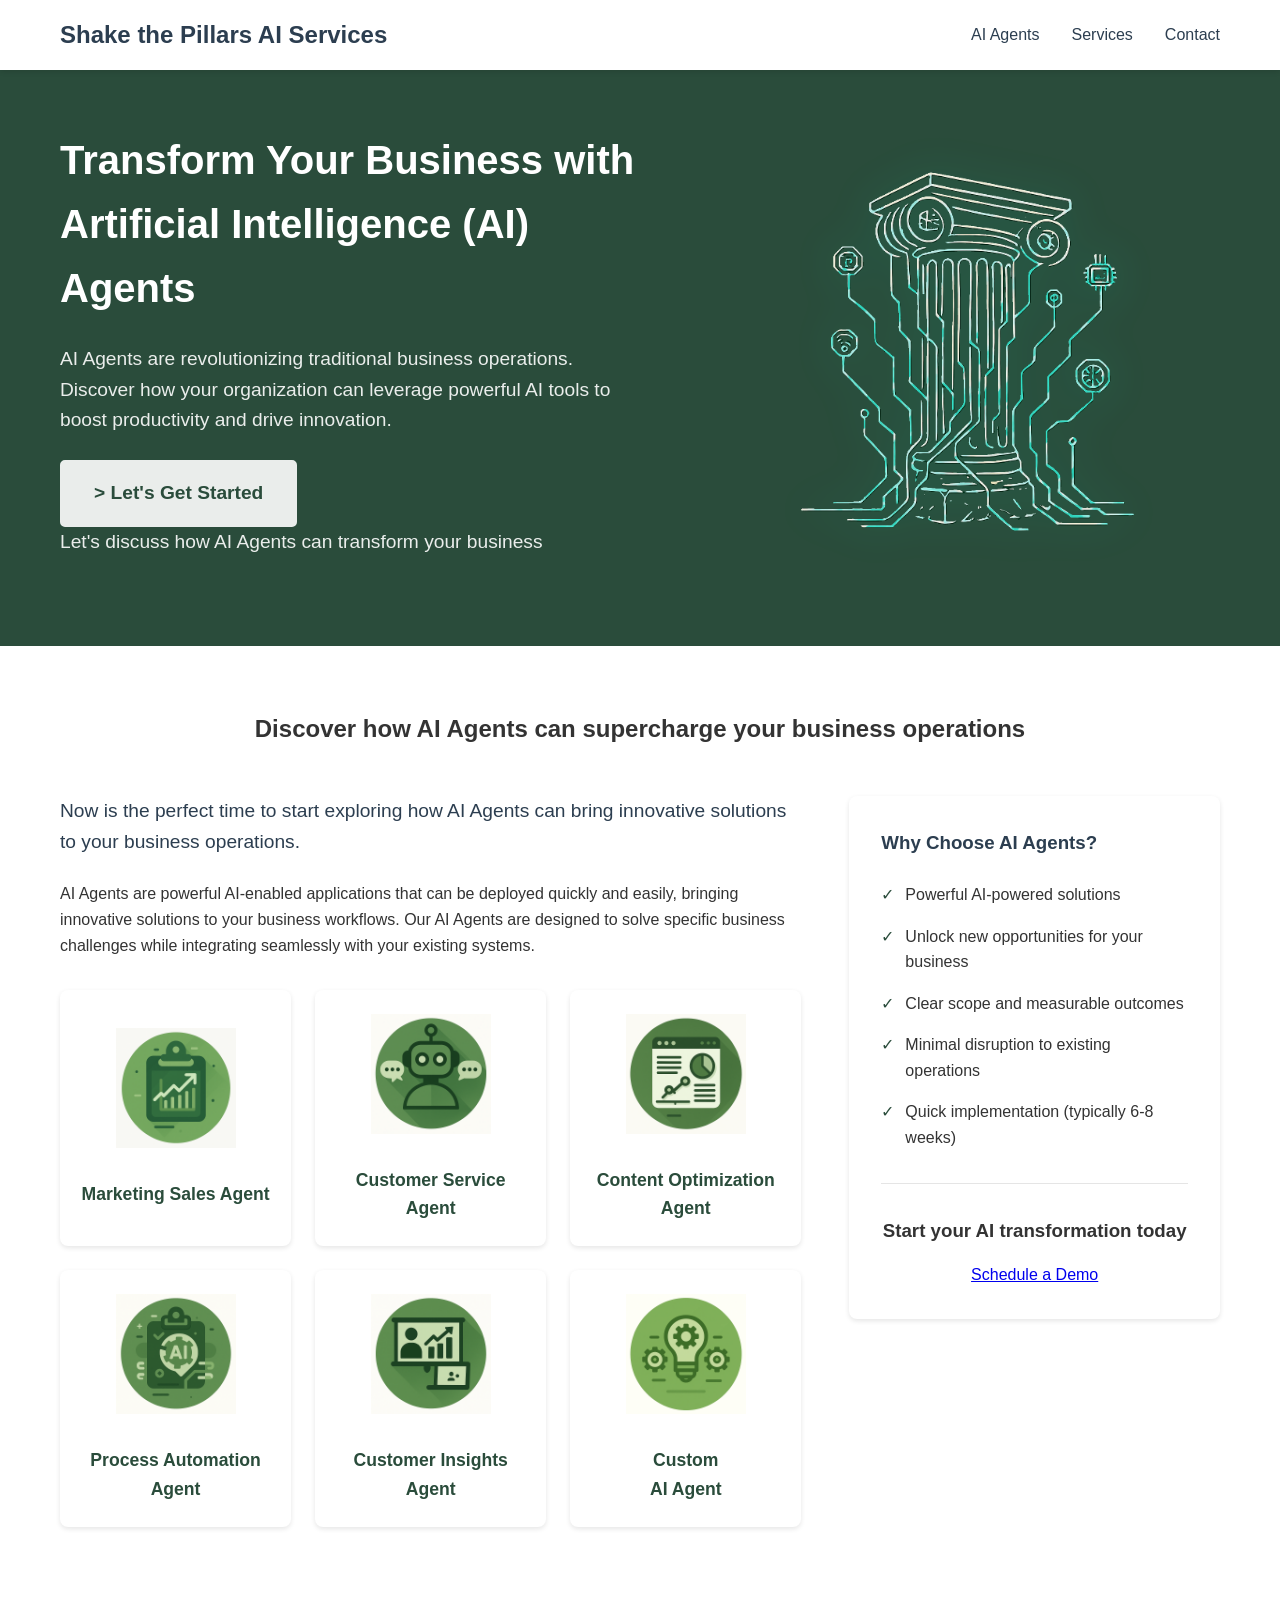
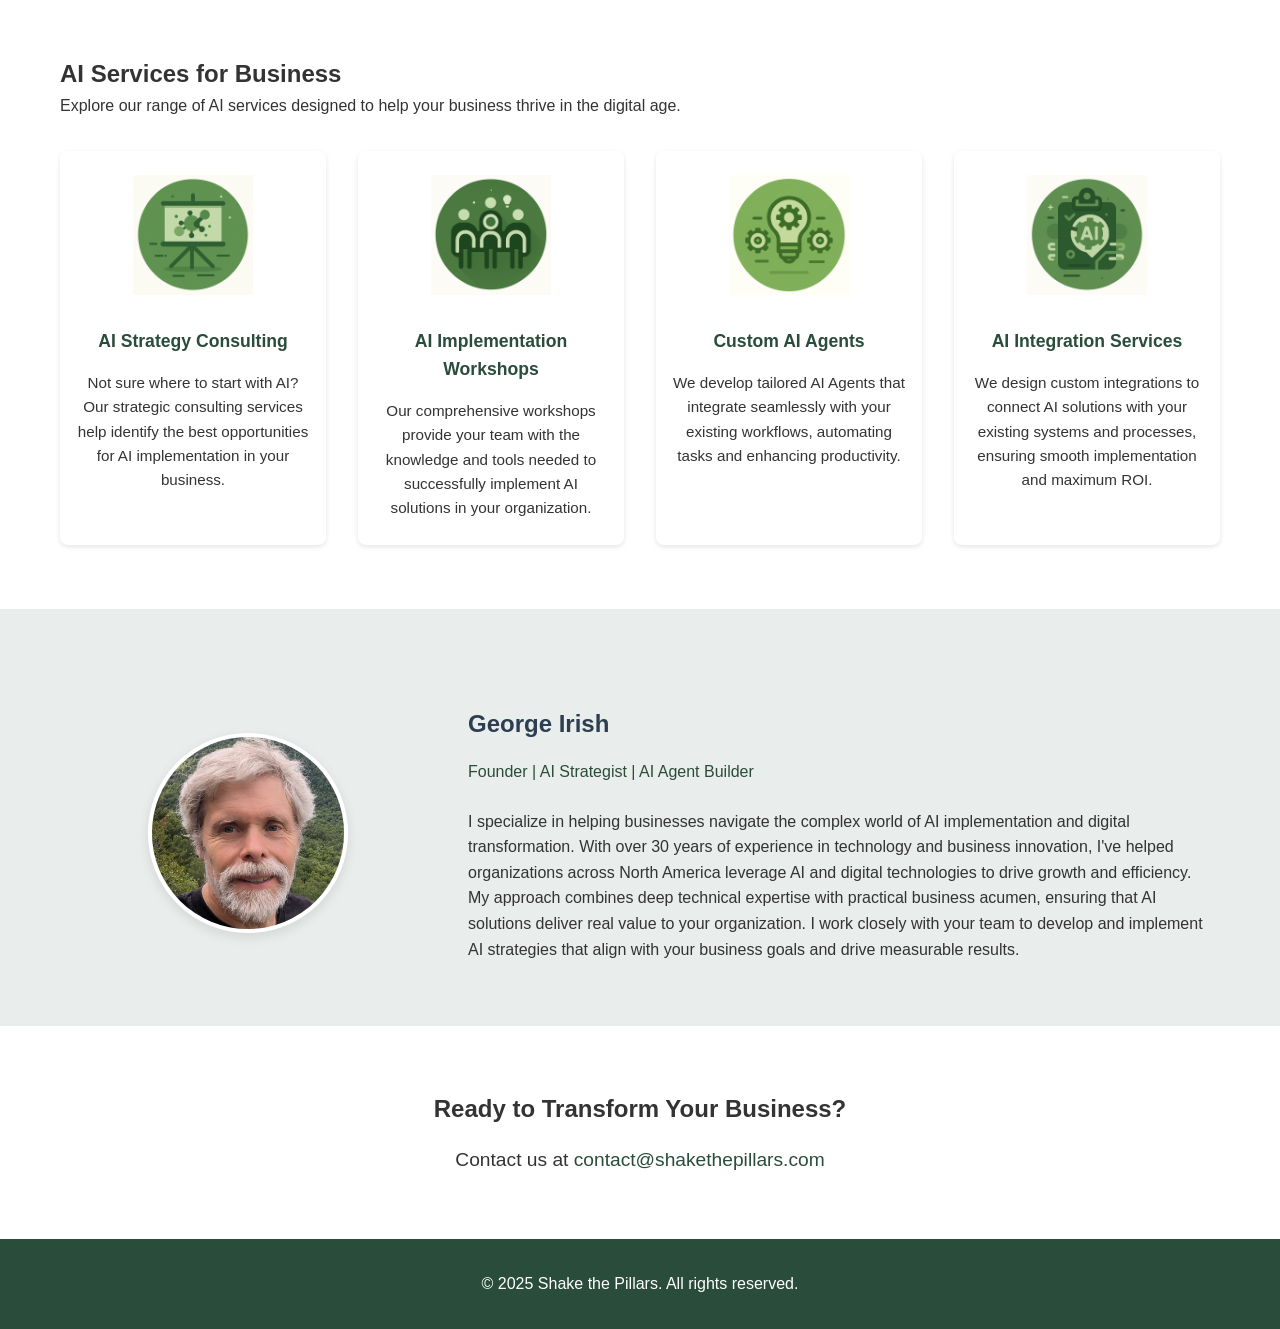
<file: index.html>
<!DOCTYPE html>
<html lang="en">
<head>
    <meta charset="UTF-8">
    <meta name="viewport" content="width=device-width, initial-scale=1.0">
    <title>Shake the Pillars - AI Agent Services</title>
    <meta name="description" content="Transform your business with custom AI Agents. Expert AI strategy, implementation, and consulting services to boost productivity and innovation.">
    <link rel="stylesheet" href="/static/css/style.css">
</head>
<body>
    <header>
        <nav>
            <div class="container">
                <a href="/" class="logo">Shake the Pillars AI Services</a>
                <ul class="nav-links">
                    <li><a href="/ai-agents.html">AI Agents</a></li>
                    <li><a href="/services.html">Services</a></li>
                    <li><a href="/contact.html">Contact</a></li>
                </ul>
            </div>
        </nav>
    </header>

    <main>
        <section class="hero">
            <div class="container">
                <div class="hero-content">
                    <h1>Transform Your Business with Artificial Intelligence (AI) Agents</h1>
                    <p>AI Agents are revolutionizing traditional business operations. <br>Discover how your organization can leverage powerful AI tools to boost productivity and drive innovation.</p>
                    <p><a href="/contact.html" class="cta-button">> Let's Get Started</a><br>Let's discuss how AI Agents can transform your business</p>
                </div>
                <div class="hero-image">
                    <img src="/static/img/pillar-ai-circuit-3.png" alt="AI-enabled classical pillar with circuit connections representing the fusion of traditional business foundations with modern AI technology">
                </div>
            </div>
        </section>

        <section id="ai-agents">
            <div class="container">
                <div class="pilot-header">
                     <h2>Discover how AI Agents can supercharge your business operations</h2>
                </div>

                <div class="agent-content-wrapper">
                    <!-- Left column -->
                    <div class="agent-main-content">
                        <p class="agent-intro">Now is the perfect time to start exploring how AI Agents can bring innovative solutions to your business operations.</p>

                        <p class="agent-description">
                            AI Agents are powerful AI-enabled applications that can be deployed quickly and easily, bringing innovative solutions to your business workflows. Our AI Agents are designed to solve specific business challenges while integrating seamlessly with your existing systems.
                        </p>
                        <div class="agent-options">
                            <div class="agent-option">
                                <div class="agent-icon">
                                    <img src="/static/img/analytics_icon.png" alt="Analytics icon">
                                </div>
                                <h4>Marketing Sales Agent</h4>
                            </div>
                            <div class="agent-option">
                                <div class="agent-icon">
                                    <img src="/static/img/agent_icon.png" alt="Chat icon">
                                </div>
                                <h4>Customer Service Agent</h4>
                            </div>
                            <div class="agent-option">
                                <div class="agent-icon">
                                    <img src="/static/img/content_icon.png" alt="Report icon">
                                </div>
                                <h4>Content Optimization Agent</h4>
                            </div>
                            <div class="agent-option">
                                <div class="agent-icon">
                                    <img src="/static/img/process_icon.png" alt="Process icon">
                                </div>
                                <h4>Process Automation Agent</h4>
                            </div>
                            <div class="agent-option">
                                <div class="agent-icon">
                                    <img src="/static/img/insight_icon.png" alt="Report icon">
                                </div>
                                <h4>Customer Insights Agent</h4>
                            </div>
                            <div class="agent-option">
                                <div class="agent-icon">
                                    <img src="/static/img/ideas_icon.png" alt="Report icon">
                                </div>
                                <h4>Custom<br> AI Agent</h4>
                            </div>
                        </div>
                    </div>

                    <!-- Right column -->
                    <div class="agent-benefits-wrapper">
                        <div class="benefits-box">
                            <h3 class="benefits-title">Why Choose AI Agents?</h3>
                            <ul class="benefits-list">
                                <li>Powerful AI-powered solutions</li>
                                <li>Unlock new opportunities for your business</li>
                                <li>Clear scope and measurable outcomes</li>
                                <li>Minimal disruption to existing operations</li>
                                <li>Quick implementation (typically 6-8 weeks)</li>
                            </ul>
                            <div class="benefits-cta">
                                <h3 class="benefits-cta-title">Start your AI transformation today</h3>
                                <a href="/contact.html" class="cta-button">Schedule a Demo</a>
                            </div>
                        </div>
                    </div>
                </div>
            </div>
        </section>

        <section id="services">
            <div class="container">
                <h2>AI Services for Business</h2>
                <p>Explore our range of AI services designed to help your business thrive in the digital age.</p>
                <div class="services-grid">
                    <div class="service-card">
                        <div class="service-icon">
                            <img src="/static/img/strategy_icon.png" alt="Strategy icon">
                        </div>
                        <h5>AI Strategy Consulting</h5>
                        <p>Not sure where to start with AI? Our strategic consulting services help identify the best opportunities for AI implementation in your business.</p>
                    </div>
                    <div class="service-card">
                        <div class="service-icon">
                            <img src="/static/img/customers_icon.png" alt="Workshop icon">
                        </div>
                        <h5>AI Implementation Workshops</h5>
                        <p>Our comprehensive workshops provide your team with the knowledge and tools needed to successfully implement AI solutions in your organization.</p>
                    </div>
                    <div class="service-card">
                        <div class="service-icon">
                            <img src="/static/img/ideas_icon.png" alt="Custom Solutions icon">
                        </div>
                        <h5>Custom AI Agents</h5>
                        <p>We develop tailored AI Agents that integrate seamlessly with your existing workflows, automating tasks and enhancing productivity.</p>
                    </div>
                    <div class="service-card">
                        <div class="service-icon">
                            <img src="/static/img/process_icon.png" alt="Integration icon">
                        </div>
                        <h5>AI Integration Services</h5>
                        <p>We design custom integrations to connect AI solutions with your existing systems and processes, ensuring smooth implementation and maximum ROI.</p>
                    </div>
                </div>
            </div>
        </section>

        <section id="about">
            <div class="container">
                <div class="about-content">
                    <div class="profile-image" style="display: flex; justify-content: center; align-items: center;">
                        <img src="/static/img/geo_port_2024_2.PNG" alt="George Irish" style="width: 200px; height: 200px; border-radius: 50%; object-fit: cover;">
                    </div>
                    <div class="profile-info">
                        <h2>George Irish</h2>
                        <p class="role">Founder | AI Strategist | AI Agent Builder</p>
                        <p>I specialize in helping businesses navigate the complex world of AI implementation and digital transformation. With over 30 years of experience in technology and business innovation, I've helped organizations across North America leverage AI and digital technologies to drive growth and efficiency.</p>
                        <p>My approach combines deep technical expertise with practical business acumen, ensuring that AI solutions deliver real value to your organization. I work closely with your team to develop and implement AI strategies that align with your business goals and drive measurable results.</p>
                    </div>
                </div>
            </div>
        </section>

        <section id="contact">
            <div class="container">
                <h2>Ready to Transform Your Business?</h2>
                <p class="contact-email">Contact us at <a href="mailto:contact@shakethepillars.com">contact@shakethepillars.com</a></p>
            </div>
        </section>
    </main>

    <footer>
        <div class="container">
            <p>&copy; 2025 Shake the Pillars. All rights reserved.</p>
        </div>
    </footer>
</body>
</html>
</file>
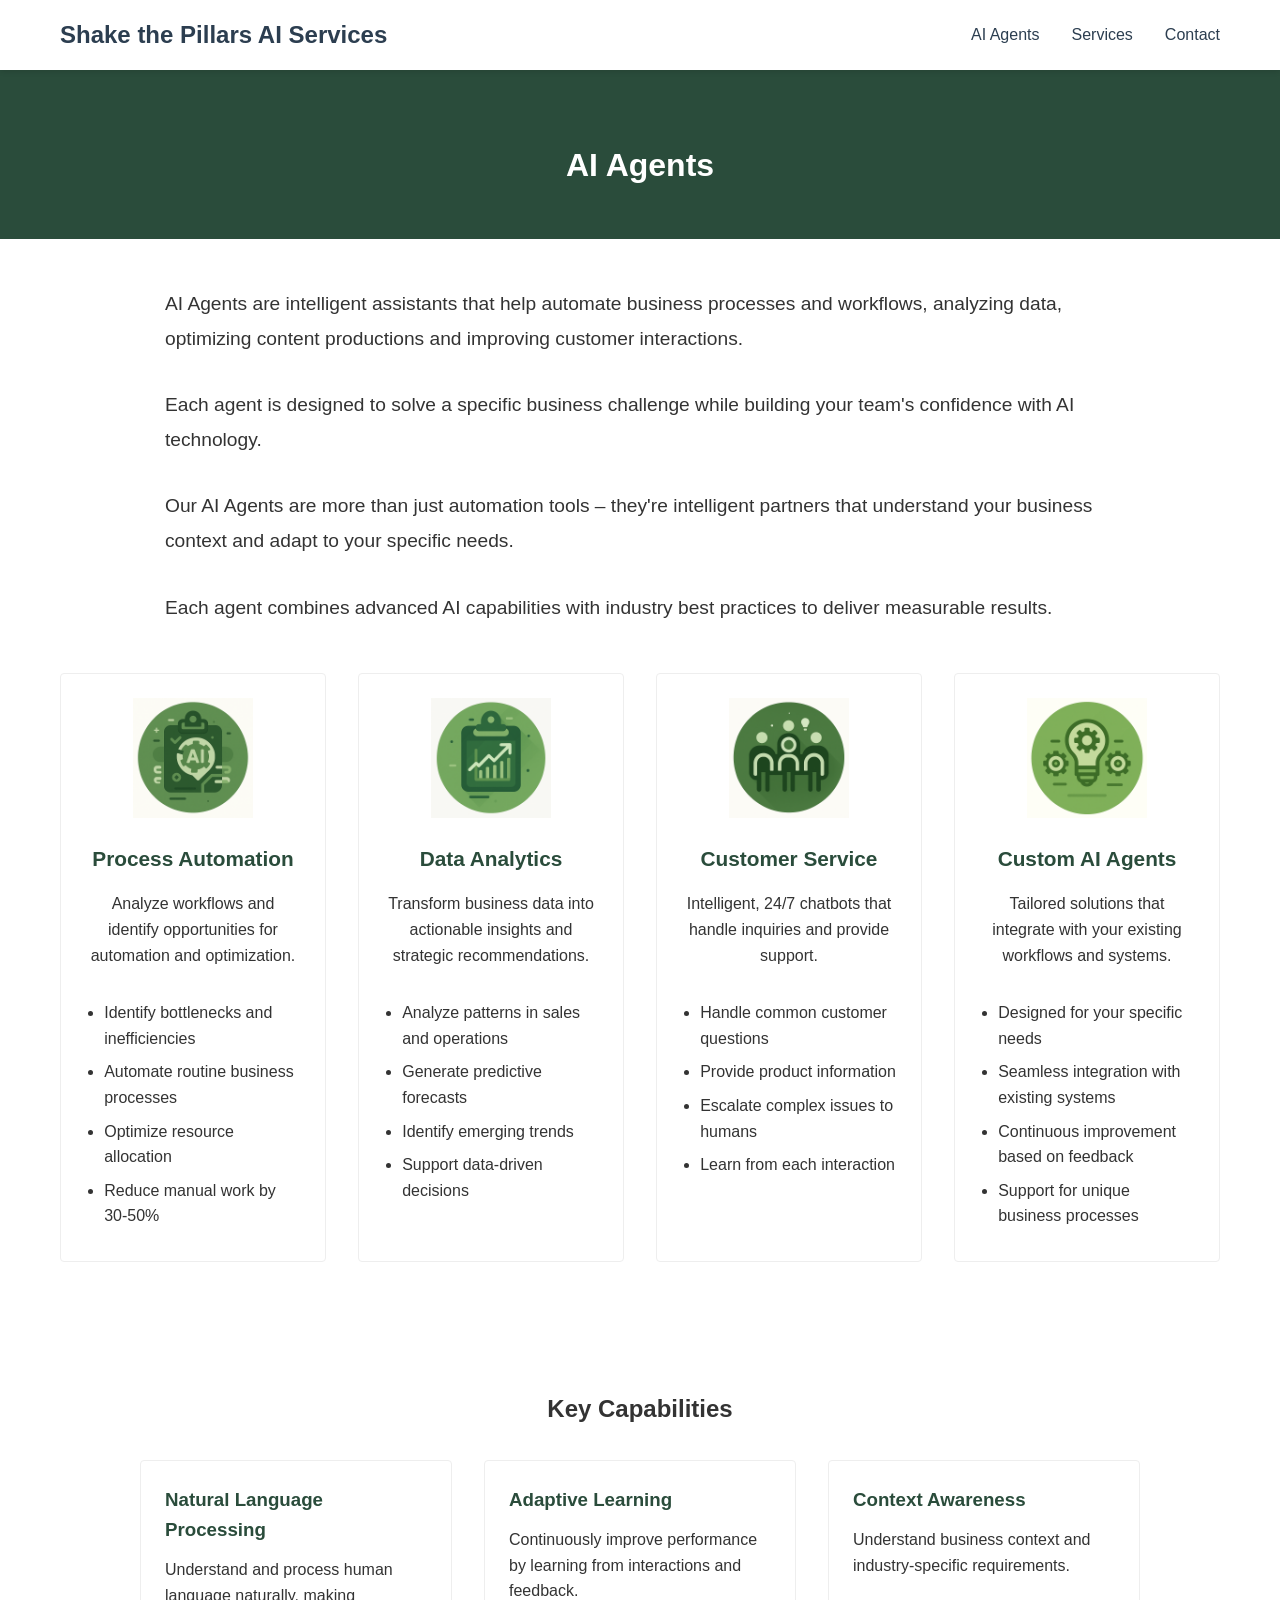
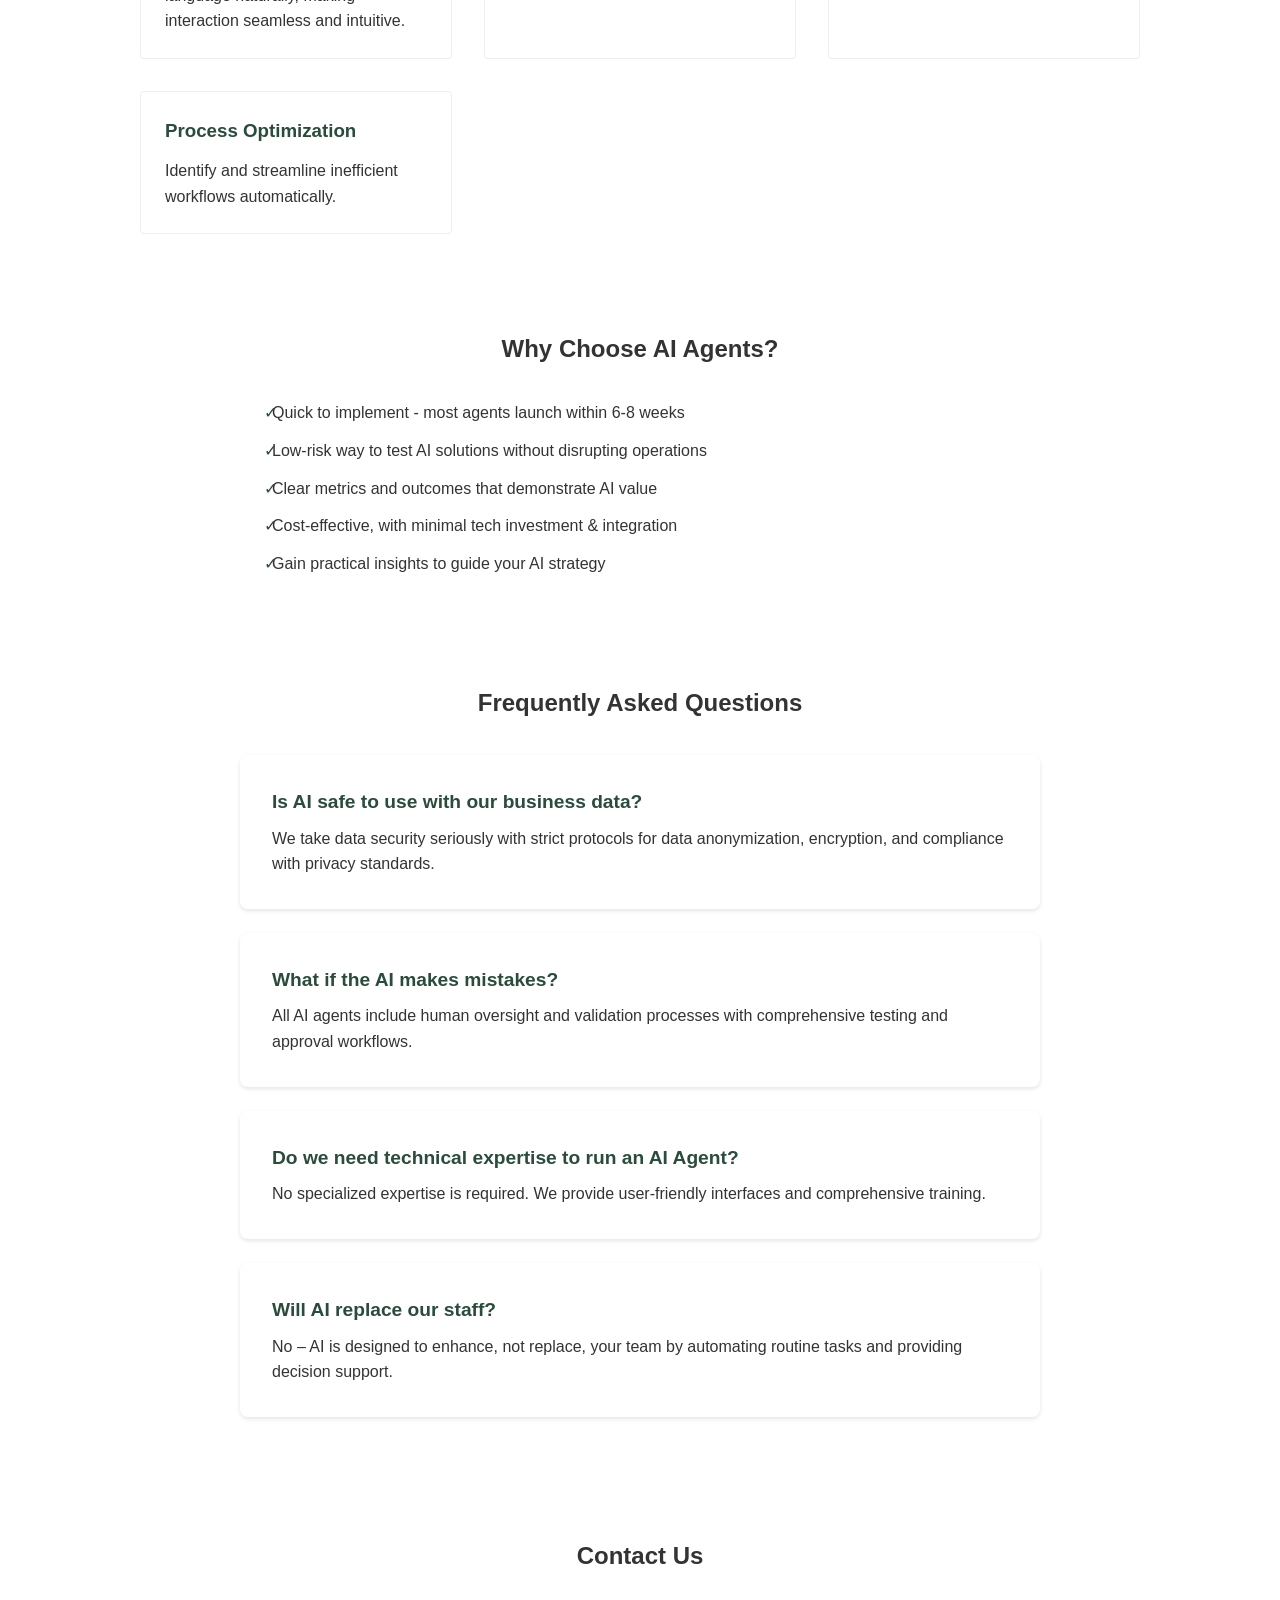
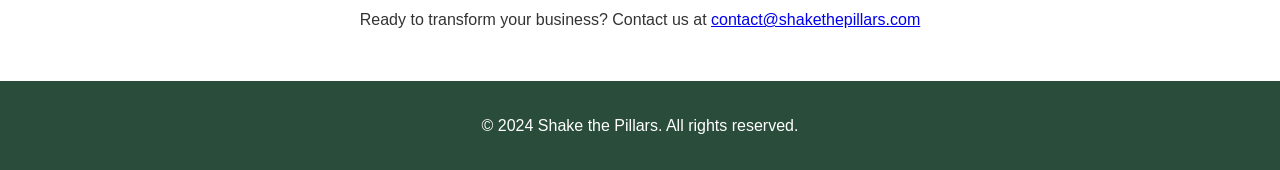
<file: ai-agents.html>
<!DOCTYPE html>
<html lang="en">
<head>
    <meta charset="UTF-8">
    <meta name="viewport" content="width=device-width, initial-scale=1.0">
    <title>AI Business Agents | Shake the Pillars</title>
    <link rel="stylesheet" href="/static/css/style.css">
    <style>
        header {
            background-color: #fff;
            box-shadow: 0 2px 5px rgba(0,0,0,0.1);
            position: fixed;
            top: 0;
            left: 0;
            right: 0;
            z-index: 1000;
        }
        
        main {
            padding-top: 60px;
        }
        
        .page-header {
            background-color: #2A4C3B;
            color: white;
            padding: 5rem 0 3rem;
            text-align: center;
            margin-top: 0;
        }
        
        .section {
            padding: 3rem 0;
        }
        
        .section-title {
            margin-bottom: 2rem;
            text-align: center;
        }
        
        .agent-grid {
            display: grid;
            grid-template-columns: repeat(auto-fit, minmax(250px, 1fr));
            gap: 2rem;
            margin-bottom: 2rem;
            margin-top: 3rem;
        }
        
        .agent-card {
            border: 1px solid #eee;
            padding: 1.5rem;
            border-radius: 4px;
            display: flex;
            flex-direction: column;
            align-items: center;
        }
        
        .agent-content {
            width: 100%;
            text-align: center;
        }
        
        .agent-card h3 {
            margin-top: 0;
            margin-bottom: 1rem;
            color: #2A4C3B;
            font-size: 1.3rem;
            text-align: center;
        }
        
        .agent-card p {
            text-align: center;
            margin-bottom: 1rem;
        }
        
        .agent-card ul {
            padding-left: 1.2rem;
            margin-top: 1rem;
            display: inline-block;
            text-align: left;
        }
        
        .agent-card li {
            margin-bottom: 0.5rem;
        }
        
        .agent-icon {
            width: 120px;
            height: 120px;
            margin: 0 auto 1.5rem;
            display: flex;
            justify-content: center;
            align-items: center;
        }
        
        .agent-icon img {
            width: 100%;
            height: auto;
        }
        
        .capabilities-grid {
            display: grid;
            grid-template-columns: repeat(auto-fit, minmax(250px, 1fr));
            gap: 2rem;
            margin: 0 auto;
            max-width: 1000px;
        }
        
        .capability-item {
            padding: 1.5rem;
            border: 1px solid #eee;
            border-radius: 4px;
        }
        
        .capability-item h3 {
            color: #2A4C3B;
            margin-top: 0;
            margin-bottom: 0.75rem;
        }
        
        .process-list {
            max-width: 800px;
            margin: 0 auto;
            padding-left: 2rem;
        }
        
        .process-list li {
            margin-bottom: 1rem;
            padding-left: 0.5rem;
        }
        
        .process-list strong {
            color: #2A4C3B;
        }
        
        .faq-list {
            max-width: 800px;
            margin: 0 auto;
        }
        
        .faq-item {
            margin-bottom: 1.5rem;
        }
        
        .faq-item h3 {
            color: #2A4C3B;
            margin-bottom: 0.5rem;
        }
        
        @media (max-width: 768px) {
            .agent-grid, 
            .capabilities-grid {
                grid-template-columns: 1fr;
            }
        }
        
        .benefits-list {
            max-width: 800px;
            margin: 0 auto;
            padding-left: 1.5rem;
            list-style-position: outside;
        }
        
        .benefits-list li {
            margin-bottom: 0.75rem;
            padding-left: 0.5rem;
        }
        
        .intro-text {
            font-size: 1.2rem;
            line-height: 1.8;
            margin-bottom: 2rem;
            max-width: 950px;
            margin-left: auto;
            margin-right: auto;
        }
    </style>
</head>
<body>
    <header>
        <nav>
            <div class="container">
                <a href="/" class="logo">Shake the Pillars AI Services</a>
                <ul class="nav-links">
                    <li><a href="/ai-agents.html">AI Agents</a></li>
                    <li><a href="/services.html">Services</a></li>
                    <li><a href="/contact.html">Contact</a></li>
                </ul>
            </div>
        </nav>
    </header>

    <main>
        <div class="page-header">
            <div class="container">
                <h1>AI Agents</h1>
            </div>
        </div>

        <section class="section">
            <div class="container">
                <p class="intro-text">AI Agents are intelligent assistants that help automate business processes and workflows, analyzing data, optimizing content productions and improving customer interactions.</p>
                <p class="intro-text">Each agent is designed to solve a specific business challenge while building your team's confidence with AI technology.</p>
                
                <p class="intro-text">Our AI Agents are more than just automation tools – they're intelligent partners that understand your business context and adapt to your specific needs.</p>
                <p class="intro-text">Each agent combines advanced AI capabilities with industry best practices to deliver measurable results.</p>
                
                <div class="agent-grid">
                    <div class="agent-card">
                        <div class="agent-icon">
                            <img src="/static/img/process_icon.png" alt="Process Automation">
                        </div>
                        <div class="agent-content">
                            <h3>Process Automation</h3>
                            <p>Analyze workflows and identify opportunities for automation and optimization.</p>
                            <ul>
                                <li>Identify bottlenecks and inefficiencies</li>
                                <li>Automate routine business processes</li>
                                <li>Optimize resource allocation</li>
                                <li>Reduce manual work by 30-50%</li>
                            </ul>
                        </div>
                    </div>
                    
                    <div class="agent-card">
                        <div class="agent-icon">
                            <img src="/static/img/analytics_icon.png" alt="Data Analytics">
                        </div>
                        <div class="agent-content">
                            <h3>Data Analytics</h3>
                            <p>Transform business data into actionable insights and strategic recommendations.</p>
                            <ul>
                                <li>Analyze patterns in sales and operations</li>
                                <li>Generate predictive forecasts</li>
                                <li>Identify emerging trends</li>
                                <li>Support data-driven decisions</li>
                            </ul>
                        </div>
                    </div>
                    
                    <div class="agent-card">
                        <div class="agent-icon">
                            <img src="/static/img/customers_icon.png" alt="Customer Service">
                        </div>
                        <div class="agent-content">
                            <h3>Customer Service</h3>
                            <p>Intelligent, 24/7 chatbots that handle inquiries and provide support.</p>
                            <ul>
                                <li>Handle common customer questions</li>
                                <li>Provide product information</li>
                                <li>Escalate complex issues to humans</li>
                                <li>Learn from each interaction</li>
                            </ul>
                        </div>
                    </div>
                    
                    <div class="agent-card">
                        <div class="agent-icon">
                            <img src="/static/img/ideas_icon.png" alt="Custom Solutions">
                        </div>
                        <div class="agent-content">
                            <h3>Custom AI Agents</h3>
                            <p>Tailored solutions that integrate with your existing workflows and systems.</p>
                            <ul>
                                <li>Designed for your specific needs</li>
                                <li>Seamless integration with existing systems</li>
                                <li>Continuous improvement based on feedback</li>
                                <li>Support for unique business processes</li>
                            </ul>
                        </div>
                    </div>
                </div>
            </div>
        </section>

        <section class="section">
            <div class="container">
                <h2 class="section-title">Key Capabilities</h2>
                <div class="capabilities-grid">
                    <div class="capability-item">
                        <h3>Natural Language Processing</h3>
                        <p>Understand and process human language naturally, making interaction seamless and intuitive.</p>
                    </div>
                    <div class="capability-item">
                        <h3>Adaptive Learning</h3>
                        <p>Continuously improve performance by learning from interactions and feedback.</p>
                    </div>
                    <div class="capability-item">
                        <h3>Context Awareness</h3>
                        <p>Understand business context and industry-specific requirements.</p>
                    </div>
                    <div class="capability-item">
                        <h3>Process Optimization</h3>
                        <p>Identify and streamline inefficient workflows automatically.</p>
                    </div>
                </div>
            </div>
        </section>


        <section class="section">
            <div class="container">
                <h2 class="section-title">Why Choose AI Agents?</h2>
                <ul class="benefits-list">
                    <li>Quick to implement - most agents launch within 6-8 weeks</li>
                    <li>Low-risk way to test AI solutions without disrupting operations</li>
                    <li>Clear metrics and outcomes that demonstrate AI value</li>
                    <li>Cost-effective, with minimal tech investment & integration</li>
                    <li>Gain practical insights to guide your AI strategy</li>
                </ul>
            </div>
        </section>

        <section class="section">
            <div class="container">
                <h2 class="section-title">Frequently Asked Questions</h2>
                <div class="faq-list">
                    <div class="faq-item">
                        <h3>Is AI safe to use with our business data?</h3>
                        <p>We take data security seriously with strict protocols for data anonymization, encryption, and compliance with privacy standards.</p>
                    </div>
                    
                    <div class="faq-item">
                        <h3>What if the AI makes mistakes?</h3>
                        <p>All AI agents include human oversight and validation processes with comprehensive testing and approval workflows.</p>
                    </div>
                    
                    <div class="faq-item">
                        <h3>Do we need technical expertise to run an AI Agent?</h3>
                        <p>No specialized expertise is required. We provide user-friendly interfaces and comprehensive training.</p>
                    </div>
                    
                    <div class="faq-item">
                        <h3>Will AI replace our staff?</h3>
                        <p>No – AI is designed to enhance, not replace, your team by automating routine tasks and providing decision support.</p>
                    </div>
                </div>
            </div>
        </section>

        <section class="section">
            <div class="container">
                <h2 class="section-title">Contact Us</h2>
                <p style="text-align: center">Ready to transform your business? Contact us at <a href="mailto:contact@shakethepillars.com">contact@shakethepillars.com</a></p>
            </div>
        </section>
    </main>

    <footer>
        <div class="container">
            <p>&copy; 2024 Shake the Pillars. All rights reserved.</p>
        </div>
    </footer>
</body>
</html>
</file>
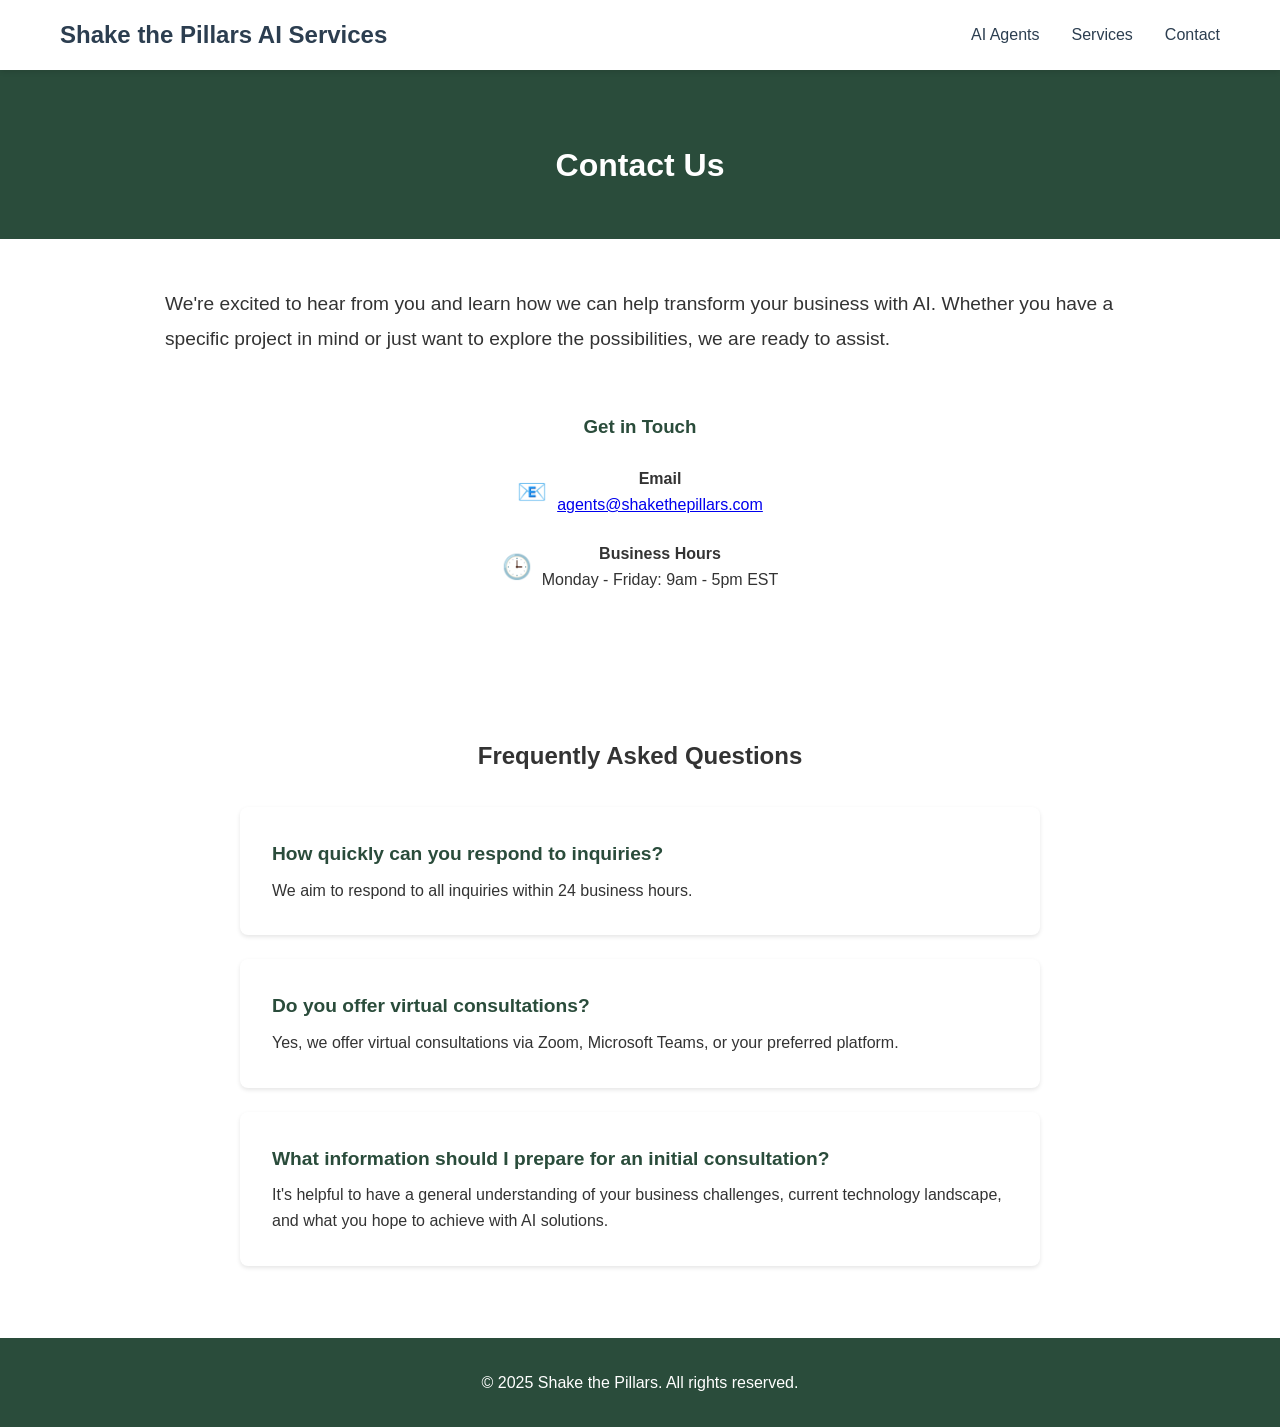
<file: contact.html>
<!DOCTYPE html>
<html lang="en">
<head>
    <meta charset="UTF-8">
    <meta name="viewport" content="width=device-width, initial-scale=1.0">
    <title>Contact Us | Shake the Pillars</title>
    <link rel="stylesheet" href="/static/css/style.css">
    <style>
        header {
            background-color: #fff;
            box-shadow: 0 2px 5px rgba(0,0,0,0.1);
            position: fixed;
            top: 0;
            left: 0;
            right: 0;
            z-index: 1000;
        }
        
        main {
            padding-top: 60px;
        }
        
        .page-header {
            background-color: #2A4C3B;
            color: white;
            padding: 5rem 0 3rem;
            text-align: center;
            margin-top: 0;
        }
        
        .section {
            padding: 3rem 0;
        }
        
        .section-title {
            margin-bottom: 2rem;
            text-align: center;
        }
        
        .intro-text {
            font-size: 1.2rem;
            line-height: 1.8;
            margin-bottom: 2rem;
            max-width: 950px;
            margin-left: auto;
            margin-right: auto;
        }
        
        .contact-container {
            display: flex;
            flex-direction: column;
            align-items: center;
            text-align: center;
            max-width: 800px;
            margin: 0 auto;
        }
        
        .contact-info {
            padding: 1.5rem;
            width: 100%;
        }
        
        .contact-info h3 {
            color: #2A4C3B;
            margin-top: 0;
            margin-bottom: 1.5rem;
        }
        
        .contact-info p {
            margin-bottom: 1rem;
        }
        
        .contact-method {
            display: flex;
            align-items: center;
            justify-content: center;
            margin-bottom: 1.5rem;
        }
        
        .contact-icon {
            color: #2A4C3B;
            font-size: 1.5rem;
            margin-right: 1rem;
            width: 24px;
            text-align: center;
        }
        
        .contact-form {
            background-color: #f8f9fa;
            border-radius: 8px;
            padding: 2rem;
        }
        
        .form-group {
            margin-bottom: 1.5rem;
        }
        
        .form-group label {
            display: block;
            margin-bottom: 0.5rem;
            font-weight: 500;
        }
        
        .form-control {
            width: 100%;
            padding: 0.75rem;
            border: 1px solid #ddd;
            border-radius: 4px;
            font-size: 1rem;
        }
        
        textarea.form-control {
            min-height: 150px;
            resize: vertical;
        }
        
        .submit-button {
            background-color: #2A4C3B;
            color: white;
            border: none;
            padding: 0.75rem 1.5rem;
            font-size: 1rem;
            border-radius: 4px;
            cursor: pointer;
            transition: background-color 0.3s ease;
        }
        
        .submit-button:hover {
            background-color: #1a3c2b;
        }
        
        .faq-list {
            max-width: 800px;
            margin: 0 auto;
        }
        
        .faq-item {
            margin-bottom: 1.5rem;
        }
        
        .faq-item h3 {
            color: #2A4C3B;
            margin-bottom: 0.5rem;
        }
        
        .office-locations {
            display: grid;
            grid-template-columns: repeat(auto-fit, minmax(250px, 1fr));
            gap: 2rem;
            max-width: 1000px;
            margin: 0 auto;
        }
        
        .office-card {
            border: 1px solid #eee;
            border-radius: 8px;
            padding: 1.5rem;
        }
        
        .office-card h3 {
            color: #2A4C3B;
            margin-top: 0;
            margin-bottom: 1rem;
        }
        
        .social-links {
            display: flex;
            justify-content: center;
            margin-top: 1rem;
        }
        
        @media (max-width: 768px) {
            .contact-container {
                grid-template-columns: 1fr;
            }
            
            .office-locations {
                grid-template-columns: 1fr;
            }
        }
    </style>
</head>
<body>
    <header>
        <nav>
            <div class="container">
                <a href="/" class="logo">Shake the Pillars AI Services</a>
                <ul class="nav-links">
                    <li><a href="/ai-agents.html">AI Agents</a></li>
                    <li><a href="/services.html">Services</a></li>
                    <li><a href="/contact.html">Contact</a></li>
                </ul>
            </div>
        </nav>
    </header>

    <main>
        <div class="page-header">
            <div class="container">
                <h1>Contact Us</h1>
            </div>
        </div>

        <section class="section">
            <div class="container">
                <p class="intro-text">We're excited to hear from you and learn how we can help transform your business with AI. Whether you have a specific project in mind or just want to explore the possibilities, we are ready to assist.</p>
                
                <div class="contact-container">
                    <div class="contact-info">
                        <h3>Get in Touch</h3>
                        
                        <div class="contact-method">
                            <div class="contact-icon">📧</div>
                            <div>
                                <strong>Email</strong><br>
                                <a href="mailto:agents@shakethepillars.com">agents@shakethepillars.com</a>
                            </div>
                        </div>
                        
                        <div class="contact-method">
                            <div class="contact-icon">🕒</div>
                            <div>
                                <strong>Business Hours</strong><br>
                                Monday - Friday: 9am - 5pm EST
                            </div>
                        </div>
   
                    </div>
                </div>
            </div>
        </section>

        <section class="section">
            <div class="container">
                <h2 class="section-title">Frequently Asked Questions</h2>
                <div class="faq-list">
                    <div class="faq-item">
                        <h3>How quickly can you respond to inquiries?</h3>
                        <p>We aim to respond to all inquiries within 24 business hours.</p>
                    </div>
                    
                    <div class="faq-item">
                        <h3>Do you offer virtual consultations?</h3>
                        <p>Yes, we offer virtual consultations via Zoom, Microsoft Teams, or your preferred platform.</p>
                    </div>
                    
                    <div class="faq-item">
                        <h3>What information should I prepare for an initial consultation?</h3>
                        <p>It's helpful to have a general understanding of your business challenges, current technology landscape, and what you hope to achieve with AI solutions.</p>
                    </div>
                    
                </div>
            </div>
        </section>
    </main>

    <footer>
        <div class="container">
            <p>&copy; 2025 Shake the Pillars. All rights reserved.</p>
        </div>
    </footer>

    <script>
        document.getElementById('contactForm').addEventListener('submit', function(e) {
            e.preventDefault();
            alert('Thank you for your message! Our team will contact you shortly.');
            this.reset();
        });
    </script>
</body>
</html>
</file>
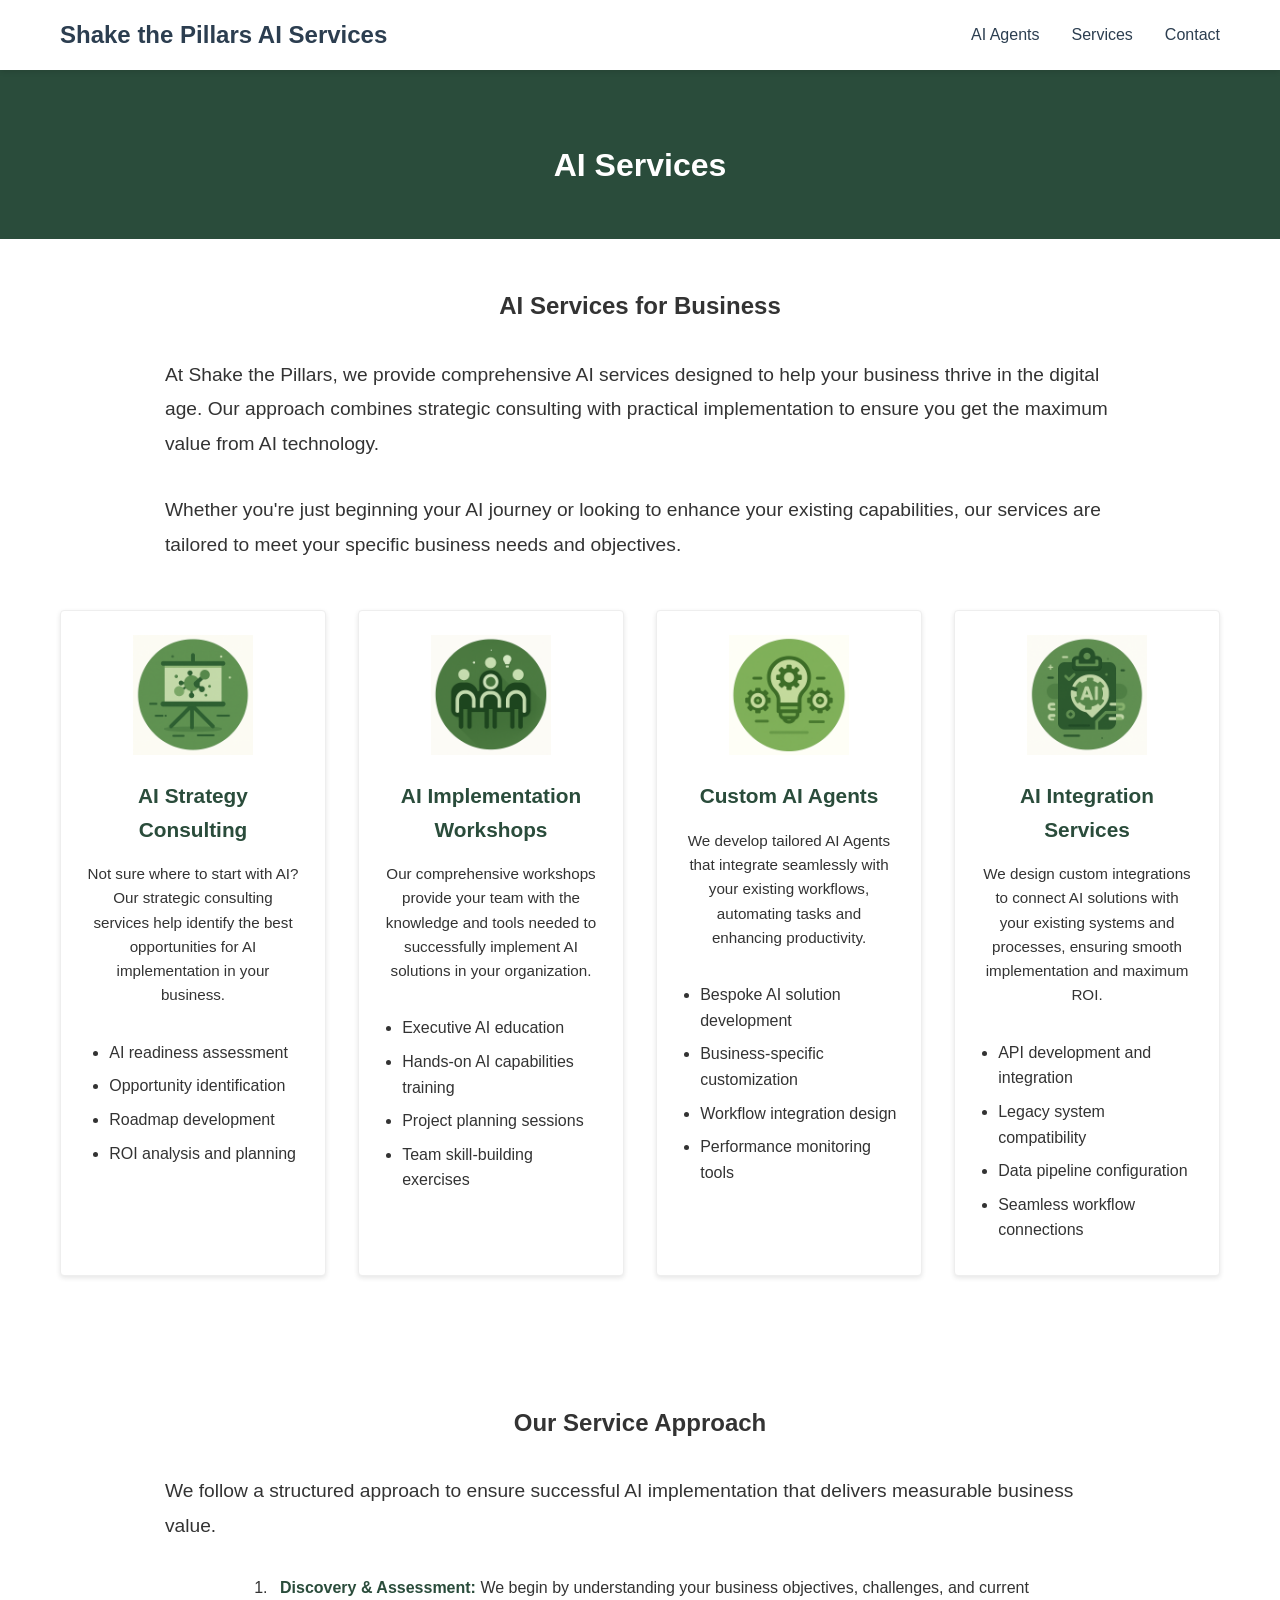
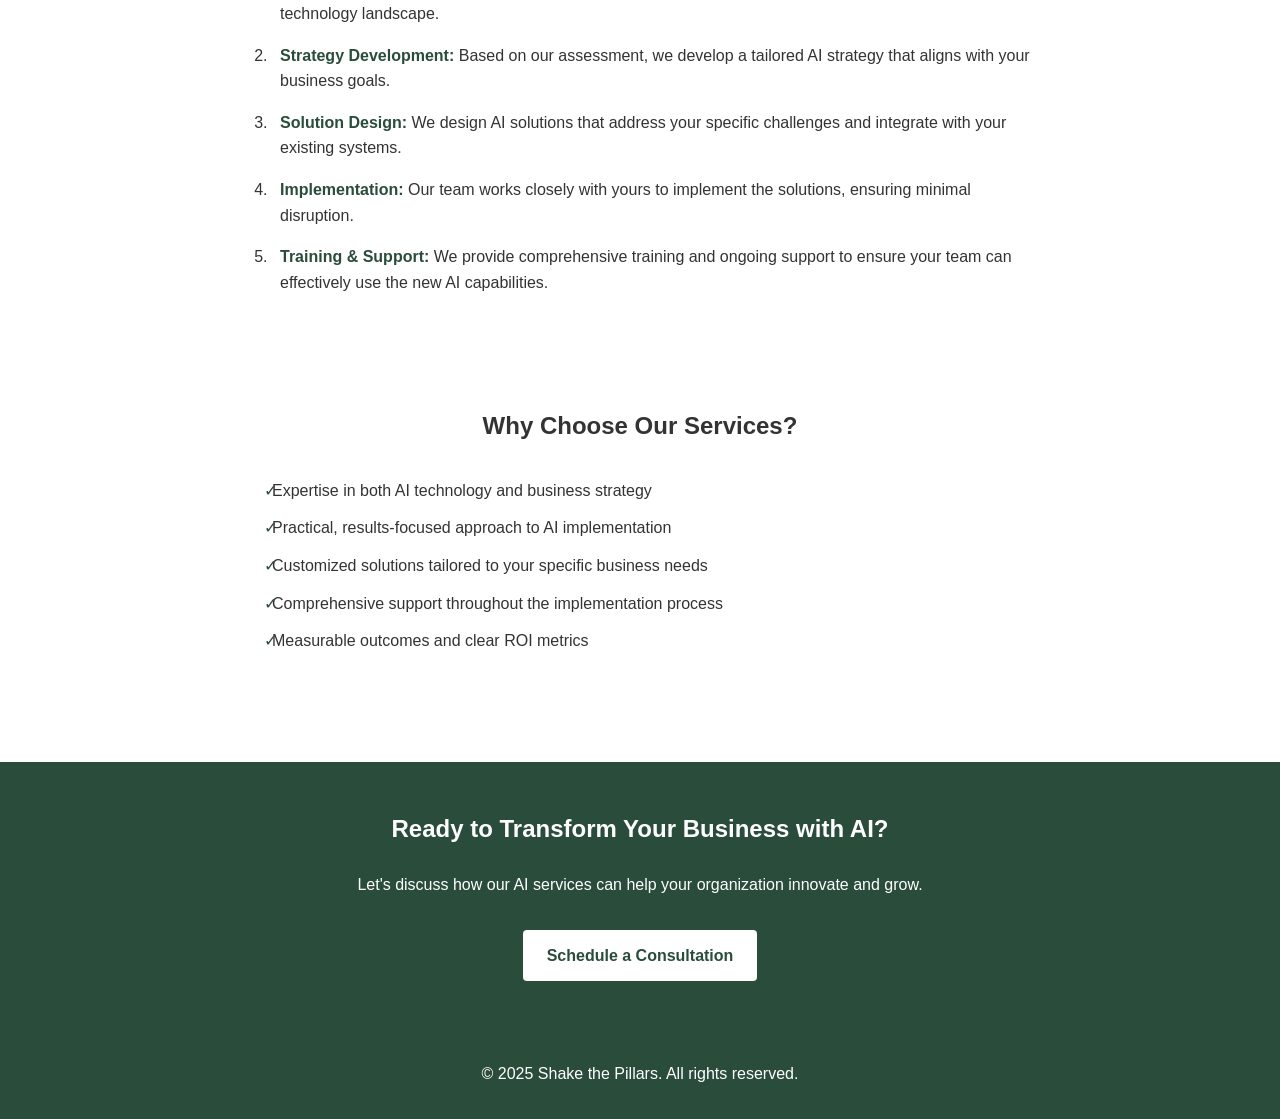
<file: services.html>
<!DOCTYPE html>
<html lang="en">
<head>
    <meta charset="UTF-8">
    <meta name="viewport" content="width=device-width, initial-scale=1.0">
    <title>AI Services | Shake the Pillars</title>
    <link rel="stylesheet" href="/static/css/style.css">
    <style>
        header {
            background-color: #fff;
            box-shadow: 0 2px 5px rgba(0,0,0,0.1);
            position: fixed;
            top: 0;
            left: 0;
            right: 0;
            z-index: 1000;
        }
        
        main {
            padding-top: 60px;
        }
        
        .page-header {
            background-color: #2A4C3B;
            color: white;
            padding: 5rem 0 3rem;
            text-align: center;
            margin-top: 0;
        }
        
        .section {
            padding: 3rem 0;
        }
        
        .section-title {
            margin-bottom: 2rem;
            text-align: center;
        }
        
        .intro-text {
            font-size: 1.2rem;
            line-height: 1.8;
            margin-bottom: 2rem;
            max-width: 950px;
            margin-left: auto;
            margin-right: auto;
        }
        
        .services-grid {
            display: grid;
            grid-template-columns: repeat(auto-fit, minmax(250px, 1fr));
            gap: 2rem;
            margin-bottom: 2rem;
            margin-top: 3rem;
        }
        
        .service-card {
            border: 1px solid #eee;
            padding: 1.5rem;
            border-radius: 4px;
            display: flex;
            flex-direction: column;
            align-items: center;
        }
        
        .service-content {
            width: 100%;
            text-align: center;
        }
        
        .service-card h3 {
            margin-top: 0;
            margin-bottom: 1rem;
            color: #2A4C3B;
            font-size: 1.3rem;
            text-align: center;
        }
        
        .service-card p {
            text-align: center;
            margin-bottom: 1rem;
        }
        
        .service-card ul {
            padding-left: 1.2rem;
            margin-top: 1rem;
            display: inline-block;
            text-align: left;
        }
        
        .service-card li {
            margin-bottom: 0.5rem;
        }
        
        .service-icon {
            width: 120px;
            height: 120px;
            margin: 0 auto 1.5rem;
            display: flex;
            justify-content: center;
            align-items: center;
        }
        
        .service-icon img {
            width: 100%;
            height: auto;
        }
        
        .capabilities-grid {
            display: grid;
            grid-template-columns: repeat(auto-fit, minmax(250px, 1fr));
            gap: 2rem;
            margin: 0 auto;
            max-width: 1000px;
        }
        
        .testimonials-section {
            background-color: #f8f9fa;
            padding: 4rem 0;
            margin: 3rem 0;
        }
        
        .testimonial-card {
            background-color: white;
            border-radius: 8px;
            padding: 2rem;
            box-shadow: 0 2px 10px rgba(0,0,0,0.05);
            margin-bottom: 2rem;
        }
        
        .testimonial-text {
            font-style: italic;
            margin-bottom: 1rem;
            line-height: 1.6;
        }
        
        .testimonial-author {
            font-weight: bold;
            color: #2A4C3B;
        }
        
        .testimonial-company {
            color: #666;
            font-size: 0.9rem;
        }
        
        .process-list {
            max-width: 800px;
            margin: 0 auto;
            padding-left: 2rem;
        }
        
        .process-list li {
            margin-bottom: 1rem;
            padding-left: 0.5rem;
        }
        
        .process-list strong {
            color: #2A4C3B;
        }
        
        .benefits-list {
            max-width: 800px;
            margin: 0 auto;
            padding-left: 1.5rem;
            list-style-position: outside;
        }
        
        .benefits-list li {
            margin-bottom: 0.75rem;
            padding-left: 0.5rem;
        }
        
        .contact-cta {
            background-color: #2A4C3B;
            color: white;
            padding: 3rem 0;
            text-align: center;
            margin-top: 3rem;
        }
        
        .contact-cta h2 {
            margin-bottom: 1.5rem;
        }
        
        .cta-button {
            display: inline-block;
            background-color: #fff;
            color: #2A4C3B;
            font-weight: bold;
            padding: 0.8rem 1.5rem;
            border-radius: 4px;
            text-decoration: none;
            transition: all 0.3s ease;
        }
        
        .cta-button:hover {
            background-color: #f8f9fa;
            transform: translateY(-2px);
        }
        
        @media (max-width: 768px) {
            .services-grid, 
            .capabilities-grid {
                grid-template-columns: 1fr;
            }
        }
    </style>
</head>
<body>
    <header>
        <nav>
            <div class="container">
                <a href="/" class="logo">Shake the Pillars AI Services</a>
                <ul class="nav-links">
                    <li><a href="/ai-agents.html">AI Agents</a></li>
                    <li><a href="/services.html">Services</a></li>
                    <li><a href="/contact.html">Contact</a></li>
                </ul>
            </div>
        </nav>
    </header>

    <main>
        <div class="page-header">
            <div class="container">
                <h1>AI Services</h1>
            </div>
        </div>

        <section class="section">
            <div class="container">
                <h2 class="section-title">AI Services for Business</h2>
                <p class="intro-text">At Shake the Pillars, we provide comprehensive AI services designed to help your business thrive in the digital age. Our approach combines strategic consulting with practical implementation to ensure you get the maximum value from AI technology.</p>
                
                <p class="intro-text">Whether you're just beginning your AI journey or looking to enhance your existing capabilities, our services are tailored to meet your specific business needs and objectives.</p>
                
                <div class="services-grid">
                    <div class="service-card">
                        <div class="service-icon">
                            <img src="/static/img/strategy_icon.png" alt="Strategy icon">
                        </div>
                        <div class="service-content">
                            <h3>AI Strategy Consulting</h3>
                            <p>Not sure where to start with AI? Our strategic consulting services help identify the best opportunities for AI implementation in your business.</p>
                            <ul>
                                <li>AI readiness assessment</li>
                                <li>Opportunity identification</li>
                                <li>Roadmap development</li>
                                <li>ROI analysis and planning</li>
                            </ul>
                        </div>
                    </div>
                    
                    <div class="service-card">
                        <div class="service-icon">
                            <img src="/static/img/customers_icon.png" alt="Workshop icon">
                        </div>
                        <div class="service-content">
                            <h3>AI Implementation Workshops</h3>
                            <p>Our comprehensive workshops provide your team with the knowledge and tools needed to successfully implement AI solutions in your organization.</p>
                            <ul>
                                <li>Executive AI education</li>
                                <li>Hands-on AI capabilities training</li>
                                <li>Project planning sessions</li>
                                <li>Team skill-building exercises</li>
                            </ul>
                        </div>
                    </div>
                    
                    <div class="service-card">
                        <div class="service-icon">
                            <img src="/static/img/ideas_icon.png" alt="Custom Solutions icon">
                        </div>
                        <div class="service-content">
                            <h3>Custom AI Agents</h3>
                            <p>We develop tailored AI Agents that integrate seamlessly with your existing workflows, automating tasks and enhancing productivity.</p>
                            <ul>
                                <li>Bespoke AI solution development</li>
                                <li>Business-specific customization</li>
                                <li>Workflow integration design</li>
                                <li>Performance monitoring tools</li>
                            </ul>
                        </div>
                    </div>
                    
                    <div class="service-card">
                        <div class="service-icon">
                            <img src="/static/img/process_icon.png" alt="Integration icon">
                        </div>
                        <div class="service-content">
                            <h3>AI Integration Services</h3>
                            <p>We design custom integrations to connect AI solutions with your existing systems and processes, ensuring smooth implementation and maximum ROI.</p>
                            <ul>
                                <li>API development and integration</li>
                                <li>Legacy system compatibility</li>
                                <li>Data pipeline configuration</li>
                                <li>Seamless workflow connections</li>
                            </ul>
                        </div>
                    </div>
                </div>
            </div>
        </section>

        <section class="section">
            <div class="container">
                <h2 class="section-title">Our Service Approach</h2>
                <p class="intro-text">We follow a structured approach to ensure successful AI implementation that delivers measurable business value.</p>
                
                <ol class="process-list">
                    <li>
                        <strong>Discovery & Assessment:</strong> We begin by understanding your business objectives, challenges, and current technology landscape.
                    </li>
                    <li>
                        <strong>Strategy Development:</strong> Based on our assessment, we develop a tailored AI strategy that aligns with your business goals.
                    </li>
                    <li>
                        <strong>Solution Design:</strong> We design AI solutions that address your specific challenges and integrate with your existing systems.
                    </li>
                    <li>
                        <strong>Implementation:</strong> Our team works closely with yours to implement the solutions, ensuring minimal disruption.
                    </li>
                    <li>
                        <strong>Training & Support:</strong> We provide comprehensive training and ongoing support to ensure your team can effectively use the new AI capabilities.
                    </li>
                </ol>
            </div>
        </section>

        <section class="section">
            <div class="container">
                <h2 class="section-title">Why Choose Our Services?</h2>
                <ul class="benefits-list">
                    <li>Expertise in both AI technology and business strategy</li>
                    <li>Practical, results-focused approach to AI implementation</li>
                    <li>Customized solutions tailored to your specific business needs</li>
                    <li>Comprehensive support throughout the implementation process</li>
                    <li>Measurable outcomes and clear ROI metrics</li>
                </ul>
            </div>
        </section>

        <section class="contact-cta">
            <div class="container">
                <h2>Ready to Transform Your Business with AI?</h2>
                <p style="margin-bottom: 2rem;">Let's discuss how our AI services can help your organization innovate and grow.</p>
                <a href="/contact.html" class="cta-button">Schedule a Consultation</a>
            </div>
        </section>
    </main>

    <footer>
        <div class="container">
            <p>&copy; 2025 Shake the Pillars. All rights reserved.</p>
        </div>
    </footer>
</body>
</html>
</file>
<file: static/css/style.css>
:root {
    --primary-color: #2c3e50;
    --secondary-color: #2A4C3B;
    --accent-color: #e74c3c;
    --text-color: #333;
    --light-bg: #f8f9fa;
    --white: #ffffff;
    --forest-green: #2A4C3B;
    --light-green: rgba(42, 76, 59, 0.1);
}

* {
    margin: 0;
    padding: 0;
    box-sizing: border-box;
}

body {
    font-family: 'Segoe UI', Tahoma, Geneva, Verdana, sans-serif;
    line-height: 1.6;
    color: var(--text-color);
    background-color: #ffffff;
}

.container {
    max-width: 1200px;
    margin: 0 auto;
    padding: 0 20px;
}

/* Header Styles */
header {
    background-color: var(--white);
    box-shadow: 0 2px 5px rgba(0,0,0,0.1);
    position: fixed;
    width: 100%;
    top: 0;
    z-index: 1000;
}

nav {
    padding: 1rem 0;
}

nav .container {
    display: flex;
    justify-content: space-between;
    align-items: center;
}

.logo {
    font-size: 1.5rem;
    font-weight: bold;
    color: var(--primary-color);
    text-decoration: none;
}

.nav-links {
    display: flex;
    list-style: none;
    gap: 2rem;
}

.nav-links a {
    color: var(--primary-color);
    text-decoration: none;
    font-weight: 500;
    transition: color 0.3s ease;
}

.nav-links a:hover {
    color: var(--forest-green);
}

/* Hero Section */
.hero {
    padding: 8rem 0 4rem;
    background-color: var(--forest-green);
    color: var(--white);
    position: relative;
    overflow: hidden;
}

.hero.simple {
    padding: 6rem 0 3rem;
    text-align: center;
}

.hero.simple h1 {
    font-size: 2.8rem;
    margin: 0;
    color: var(--white);
}

.hero .container {
    display: flex;
    align-items: center;
    gap: 2rem;
    position: relative;
    z-index: 2;
}

.hero-content {
    flex: 1;
    padding-right: 2rem;
}

.hero-image {
    flex: 1;
    display: flex;
    justify-content: center;
    align-items: center;
    max-width: 500px;
}

.hero-image img {
    max-width: 100%;
    height: auto;
    width: 400px;
    filter: drop-shadow(0 0 20px rgba(0, 255, 200, 0.2));
    animation: glow 3s ease-in-out infinite alternate;
}

@keyframes glow {
    from {
        filter: drop-shadow(0 0 20px rgba(0, 255, 200, 0.1));
    }
    to {
        filter: drop-shadow(0 0 30px rgba(0, 255, 200, 0.3));
    }
}

.hero h1 {
    font-size: 2.5rem;
    margin-bottom: 1.5rem;
    color: var(--white);
}

.hero p {
    font-size: 1.2rem;
    margin-bottom: 1.5rem;
    color: var(--white);
    opacity: 0.9;
}

.hero .cta-button {
    display: inline-block;
    padding: 1rem 2rem;
    background-color: var(--white);
    color: var(--forest-green);
    text-decoration: none;
    border-radius: 5px;
    font-weight: bold;
    transition: all 0.3s ease;
    border: 2px solid var(--white);
}

.hero .cta-button:hover {
    background-color: transparent;
    color: var(--white);
}

/* Services Section */
#services {
    padding: 4rem 0;
}

.services-grid {
    display: grid;
    grid-template-columns: repeat(auto-fit, minmax(250px, 1fr));
    gap: 2rem;
    margin-top: 2rem;
}

.service-card {
    text-align: center;
    padding: 1.5rem 1rem;
    background-color: var(--white);
    border-radius: 8px;
    box-shadow: 0 2px 5px rgba(0,0,0,0.1);
    transition: transform 0.3s ease;
    display: flex;
    flex-direction: column;
    align-items: center;
}

.service-card:hover {
    transform: translateY(-5px);
    border-bottom: 3px solid var(--forest-green);
}

.service-icon {
    position: relative;
    width: 120px;
    height: 120px;
    margin: 0 auto 1rem;
}

.service-icon.small {
    width: 48px;
    height: 48px;
    margin: 0;
}

.service-icon img {
    position: absolute;
    top: 0;
    left: 0;
    width: 100%;
    height: 100%;
    object-fit: contain;
}

.service-card h5 {
    color: var(--forest-green);
    margin: 1rem 0;
    font-size: 1.1rem;
}

.service-card p {
    margin: 0;
    font-size: 0.95rem;
}

/* About Section */
#about {
    padding: 4rem 0;
    background-color: var(--light-green);
}

.about-content {
    display: flex;
    align-items: center;
    gap: 2rem;
    margin-top: 2rem;
}

.profile-image {
    flex: 1;
    display: flex;
    justify-content: center;
    align-items: center;
}

.profile-image img {
    width: 280px;
    height: 280px;
    border-radius: 50%;
    object-fit: cover;
    border: 4px solid var(--white);
    box-shadow: 0 4px 12px rgba(0,0,0,0.1);
    transition: transform 0.3s ease, box-shadow 0.3s ease;
}

.profile-image img:hover {
    transform: scale(1.02);
    box-shadow: 0 6px 16px rgba(0,0,0,0.15);
}

.profile-info {
    flex: 2;
}

.profile-info h2 {
    color: var(--primary-color);
    margin-bottom: 1rem;
}

.role {
    color: var(--forest-green);
    font-weight: 500;
    margin-bottom: 1.5rem;
}

/* Contact Section */
#contact {
    padding: 4rem 0;
    text-align: center;
}

.contact-email {
    font-size: 1.2rem;
    margin-top: 1rem;
}

.contact-email a {
    color: var(--forest-green);
    text-decoration: none;
    border-bottom: 1px solid transparent;
    transition: border-color 0.3s ease;
}

.contact-email a:hover {
    border-color: var(--forest-green);
}

/* Footer */
footer {
    background-color: var(--forest-green);
    color: var(--white);
    padding: 2rem 0;
    text-align: center;
}

/* Utility Classes */
.white-bg {
    background-color: #ffffff !important;
}

/* AI Agents Section */
#ai-agents {
    padding: 4rem 0;
}

.pilot-header {
    text-align: center;
    margin-bottom: 3rem;
}

.section-subtitle {
    color: var(--forest-green);
    font-size: 1.2rem;
    margin-top: 0.5rem;
}

.agent-content-wrapper {
    display: flex;
    gap: 3rem;
    align-items: flex-start;
    background-color: #ffffff;
}

.agent-main-content {
    flex: 2;
    background-color: #ffffff;
}

.agent-intro {
    font-size: 1.2rem;
    color: var(--primary-color);
    margin-bottom: 1.5rem;
}

.agent-description {
    margin-bottom: 2rem;
}

.agent-options {
    display: grid;
    grid-template-columns: repeat(auto-fit, minmax(200px, 1fr));
    gap: 1.5rem;
    margin-top: 2rem;
}

.agent-option {
    text-align: center;
    padding: 1.5rem 1rem;
    background-color: var(--white);
    border-radius: 8px;
    box-shadow: 0 2px 5px rgba(0,0,0,0.1);
    transition: transform 0.3s ease;
    display: flex;
    flex-direction: column;
    align-items: center;
    justify-content: center;
}

.agent-option:hover {
    transform: translateY(-5px);
    border-bottom: 3px solid var(--forest-green);
}

.agent-icon {
    position: relative;
    width: 120px;
    height: 120px;
    margin: 0 auto 1rem;
}

.agent-icon img {
    position: absolute;
    top: 0;
    left: 0;
    width: 120px;
    height: 120px;
    object-fit: contain;
}

.agent-option h4 {
    color: var(--forest-green);
    margin: 1rem 0 0 0;
    font-size: 1.1rem;
    width: 100%;
}

.agent-benefits-wrapper {
    flex: 1;
}

.benefits-box {
    padding: 2rem;
    border-radius: 8px;
    box-shadow: 0 2px 5px rgba(0,0,0,0.1);
    background-color: #ffffff;
}

.benefits-title {
    color: var(--primary-color);
    margin-bottom: 1.5rem;
}

.benefits-list {
    list-style: none;
    padding: 0;
}

.benefits-list li {
    margin-bottom: 1rem;
    padding-left: 1.5rem;
    position: relative;
}

.benefits-list li:before {
    content: "✓";
    color: var(--forest-green);
    position: absolute;
    left: 0;
}

.benefits-cta {
    margin-top: 2rem;
    padding-top: 2rem;
    border-top: 1px solid rgba(0,0,0,0.1);
    text-align: center;
}

.benefits-cta-title {
    margin-bottom: 1rem;
}

/* Responsive Design for AI Agents Section */
@media (max-width: 768px) {
    .agent-content-wrapper {
        flex-direction: column;
    }

    .agent-options {
        grid-template-columns: 1fr;
    }

    .benefits-box {
        margin-top: 2rem;
    }
}

/* Responsive adjustments for hero section */
@media (max-width: 768px) {
    .hero .container {
        flex-direction: column-reverse;
        text-align: center;
    }

    .hero-content {
        padding-right: 0;
    }

    .hero-image {
        margin-bottom: 2rem;
        max-width: 100%;
    }

    .hero-image img {
        width: 300px;
    }

    .about-content {
        flex-direction: column;
    }

    .nav-links {
        display: none;
    }
}

/* FAQ Section Styles */
.section-header {
    text-align: center;
    margin-bottom: 3rem;
}

.section-subtitle {
    color: var(--forest-green);
    font-size: 1.1rem;
    margin-top: 0.5rem;
}

.faq-grid {
    display: grid;
    gap: 2rem;
    max-width: 900px;
    margin: 0 auto;
}

.faq-item {
    background: var(--white);
    border-radius: 8px;
    padding: 2rem;
    box-shadow: 0 2px 4px rgba(0, 0, 0, 0.1);
}

.faq-item h3 {
    color: var(--forest-green);
    margin-bottom: 1rem;
    font-size: 1.2rem;
}

.faq-answer {
    color: var(--text-color);
}

.faq-answer p {
    margin-bottom: 1rem;
}

.faq-answer ul {
    list-style-type: none;
    padding-left: 0;
}

.faq-answer li {
    position: relative;
    padding-left: 1.5rem;
    margin-bottom: 0.5rem;
    line-height: 1.5;
}

.faq-answer li:before {
    content: "✓";
    color: var(--forest-green);
    position: absolute;
    left: 0;
    font-weight: bold;
}

@media (max-width: 768px) {
    .faq-grid {
        gap: 1.5rem;
    }
    
    .faq-item {
        padding: 1.5rem;
    }
}

/* AI Agent Feature Styles */
.agent-feature {
    display: flex;
    gap: 3rem;
    margin-top: 3rem;
    border-radius: 12px;
    padding: 2.5rem;
}

.agent-feature-icon {
    flex-shrink: 0;
    width: 48px;
    height: 48px;
    display: flex;
    align-items: center;
    justify-content: center;
    border-radius: 50%;
    overflow: hidden;
}

.agent-feature-icon .icon-wrapper {
    width: 100%;
    height: 100%;
    display: flex;
    align-items: center;
    justify-content: center;
    padding: 8px;
}

.agent-feature-icon img {
    width: 100%;
    height: 100%;
    object-fit: contain;
}

.agent-feature-content {
    flex: 1;
}

.agent-feature-content h3 {
    color: var(--forest-green);
    font-size: 1.8rem;
    margin-bottom: 1.5rem;
}

.agent-feature-content p {
    font-size: 1.1rem;
    line-height: 1.6;
    margin-bottom: 2rem;
    color: var(--text-color);
}

.agent-capabilities,
.agent-applications,
.implementation-process {
    margin-bottom: 2rem;
}

.agent-feature-content h4 {
    color: var(--forest-green);
    font-size: 1.2rem;
    margin-bottom: 1rem;
    border-bottom: 2px solid var(--light-green);
    padding-bottom: 0.5rem;
}

.agent-feature-content ul,
.agent-feature-content ol {
    padding-left: 1.5rem;
}

.agent-feature-content li {
    margin-bottom: 1rem;
    line-height: 1.5;
}

.agent-feature-content strong {
    color: var(--forest-green);
}

.implementation-process ol {
    counter-reset: implementation-steps;
}

.implementation-process li {
    counter-increment: implementation-steps;
    position: relative;
}

.implementation-process li::before {
    content: counter(implementation-steps);
    color: var(--white);
    background: var(--forest-green);
    width: 24px;
    height: 24px;
    border-radius: 50%;
    display: inline-flex;
    align-items: center;
    justify-content: center;
    font-size: 0.9rem;
    font-weight: bold;
    position: absolute;
    left: -2rem;
    top: 0;
}

@media (max-width: 968px) {
    .agent-feature {
        flex-direction: column;
        padding: 2rem;
        gap: 2rem;
    }

    .agent-feature-icon {
        width: 40px;
        height: 40px;
    }

    .agent-feature-icon .icon-wrapper {
        padding: 6px;
    }

    .agent-feature-content h3 {
        text-align: center;
        font-size: 1.6rem;
    }
}

@media (max-width: 768px) {
    .agent-feature {
        padding: 1.5rem;
    }

    .agent-feature-content h3 {
        font-size: 1.4rem;
    }

    .agent-feature-content p {
        font-size: 1rem;
    }
}
</file>
